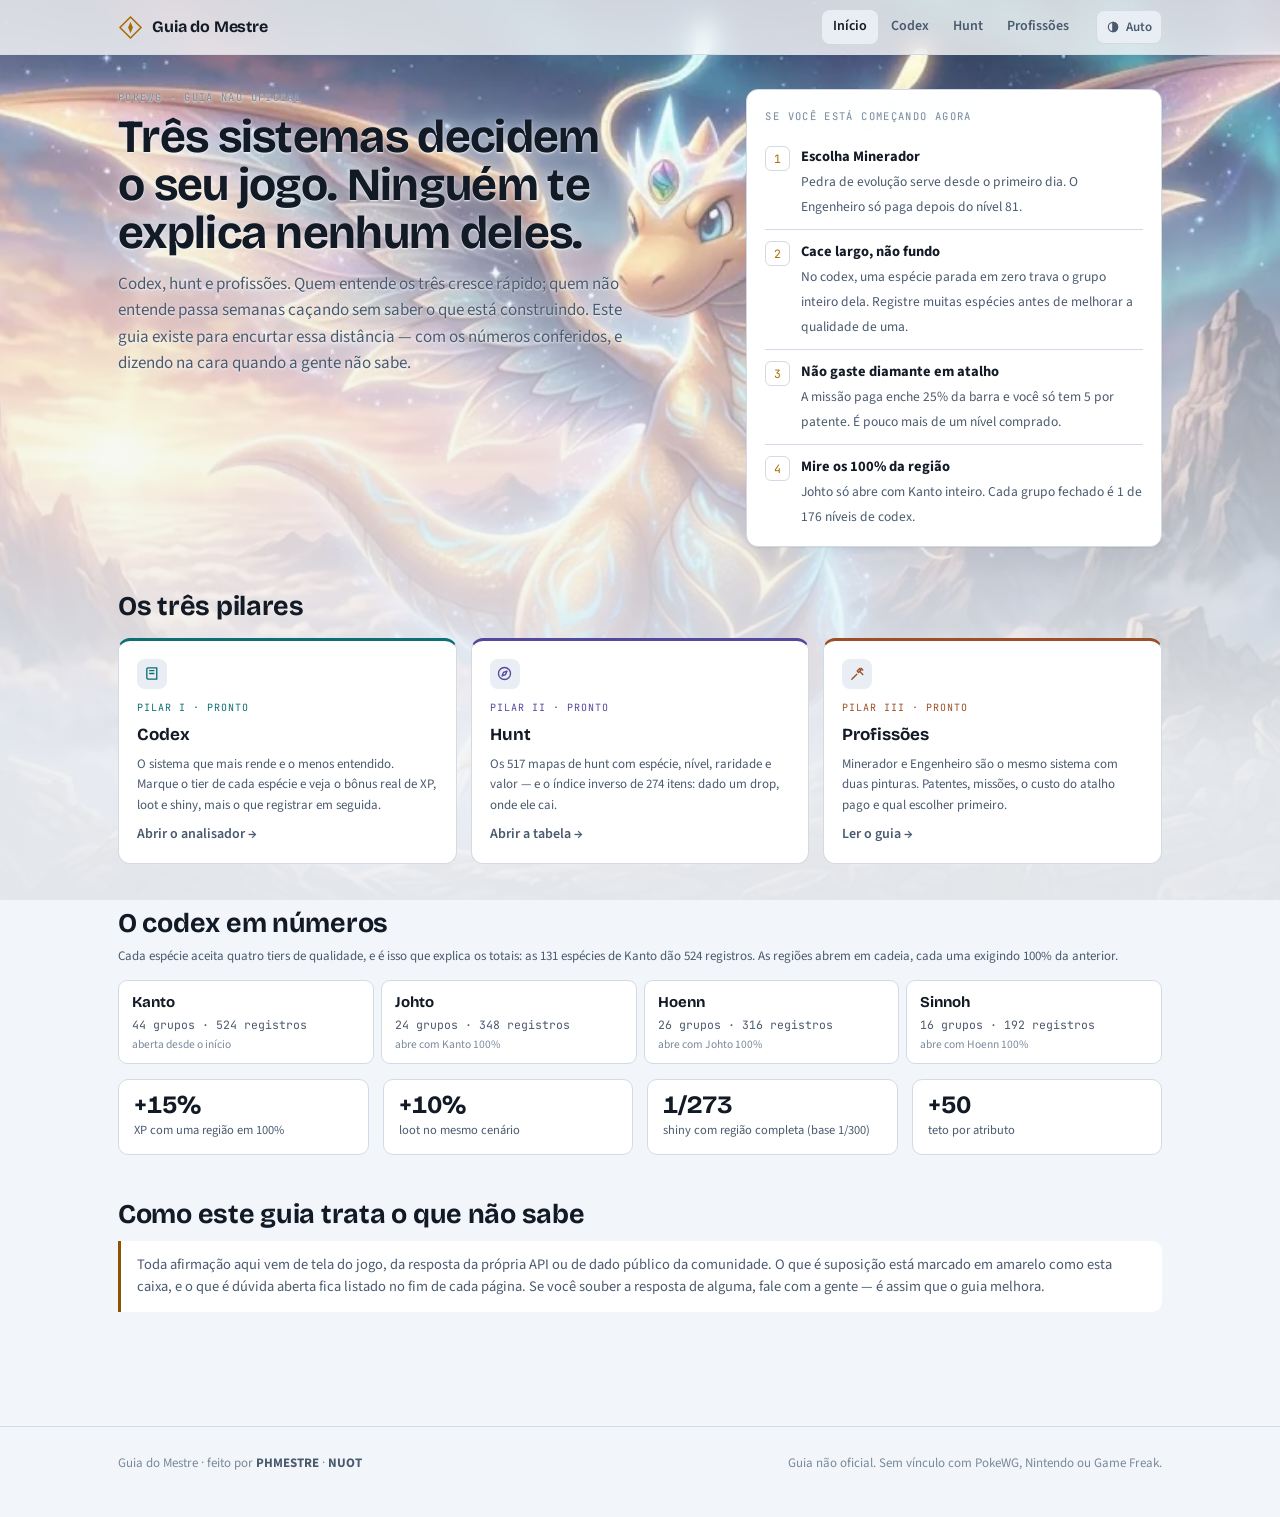
<file: index.html>
<!doctype html>
<html lang="pt-BR" data-tema="">
<head>
<meta charset="utf-8">
<meta name="viewport" content="width=device-width, initial-scale=1, viewport-fit=cover">
<title>Guia do Mestre · PokeWG</title>
<meta name="description" content="Os três pilares do PokeWG explicados: codex, hunt e profissões. Guia não oficial da comunidade.">
<link rel="stylesheet" href="https://fonts.googleapis.com/css2?family=Bricolage+Grotesque:opsz,wght@12..96,600;12..96,700&family=Source+Sans+3:wght@400;600&family=JetBrains+Mono:wght@400;500&display=swap">
<link rel="stylesheet" href="assets/style.css">
<script src="assets/tema.js"></script>
<script src="assets/icones.js"></script>
<style>
.abre{display:grid;gap:26px;grid-template-columns:minmax(0,1.45fr) minmax(0,1fr);align-items:start;margin-bottom:44px}
@media (max-width:760px){.abre{grid-template-columns:1fr;gap:20px}}
.abre h1{margin-top:8px}
.primeiro{background:var(--panel);border:1px solid var(--line);border-radius:var(--radius);padding:18px;box-shadow:var(--shadow)}
.passos{margin:0;padding:0;counter-reset:s}
.passos li{list-style:none;display:flex;gap:11px;padding:11px 0;border-bottom:1px solid var(--line)}
.passos li:last-child{border-bottom:0;padding-bottom:0}
.passos li::before{counter-increment:s;content:counter(s);font-family:"JetBrains Mono",monospace;font-size:11.5px;color:var(--gold);border:1px solid var(--line);border-radius:6px;width:23px;height:23px;display:grid;place-items:center;flex:none}
.passos strong{display:block;font-size:14.5px}
.passos span{font-size:13.5px;color:var(--ink-2)}
.ilhas{display:flex;gap:7px;flex-wrap:wrap;margin-top:13px}
.ilha{background:var(--panel);border:1px solid var(--line);border-radius:9px;padding:10px 13px;flex:1 1 140px;display:flex;flex-direction:column;gap:2px}
.ilha .n{font-family:"Bricolage Grotesque",sans-serif;font-weight:700;font-size:15px}
.ilha .d{font-family:"JetBrains Mono",monospace;font-size:11.5px;color:var(--ink-2)}
.ilha .r{font-size:11.5px;color:var(--ink-3)}
</style>
</head>
<body>

<header class="top"><div class="in">
  <a class="brand" href="index.html"><svg class="logo" aria-hidden="true"><use href="#gdm-logo"/></svg>Guia do Mestre</a>
  <nav class="nav">
    <a href="index.html" aria-current="page">Início</a>
    <a href="codex.html">Codex</a>
    <a href="hunt.html">Hunt</a>
    <a href="profissoes.html">Profissões</a>
  </nav>
  <button class="tema" id="tema" type="button">Tema</button>
</div></header>

<main class="wrap">

  <div class="abre">
    <div>
      <p class="eyebrow">PokeWG · guia não oficial</p>
      <h1>Três sistemas decidem o seu jogo. Ninguém te explica nenhum deles.</h1>
      <p class="lead" style="margin-top:14px">Codex, hunt e profissões. Quem entende os três cresce rápido; quem não entende passa semanas caçando sem saber o que está construindo. Este guia existe para encurtar essa distância — com os números conferidos, e dizendo na cara quando a gente não sabe.</p>
    </div>
    <div class="primeiro">
      <p class="eyebrow">Se você está começando agora</p>
      <ol class="passos" style="margin-top:11px">
        <li><div><strong>Escolha Minerador</strong><span>Pedra de evolução serve desde o primeiro dia. O Engenheiro só paga depois do nível 81.</span></div></li>
        <li><div><strong>Cace largo, não fundo</strong><span>No codex, uma espécie parada em zero trava o grupo inteiro dela. Registre muitas espécies antes de melhorar a qualidade de uma.</span></div></li>
        <li><div><strong>Não gaste diamante em atalho</strong><span>A missão paga enche 25% da barra e você só tem 5 por patente. É pouco mais de um nível comprado.</span></div></li>
        <li><div><strong>Mire os 100% da região</strong><span>Johto só abre com Kanto inteiro. Cada grupo fechado é 1 de 176 níveis de codex.</span></div></li>
      </ol>
    </div>
  </div>

  <section>
    <h2>Os três pilares</h2>
    <div class="grid g3" style="margin-top:15px">
      <a class="pilar" data-p="codex" href="codex.html">


        <span class="ico"><svg width="17" height="17" viewBox="0 0 24 24" fill="none" stroke="currentColor" stroke-width="1.9" stroke-linecap="round" stroke-linejoin="round"><path d="M4 5.5A1.5 1.5 0 0 1 5.5 4H18v16H5.5A1.5 1.5 0 0 1 4 18.5z"/><path d="M8 8h6M8 12h6"/></svg></span>
        <span class="tag">Pilar I · pronto</span>
        <h3>Codex</h3>
        <p class="small">O sistema que mais rende e o menos entendido. Marque o tier de cada espécie e veja o bônus real de XP, loot e shiny, mais o que registrar em seguida.</p>
        <span class="go">Abrir o analisador →</span>
      </a>
      <a class="pilar" data-p="hunt" href="hunt.html">
        <span class="ico"><svg width="17" height="17" viewBox="0 0 24 24" fill="none" stroke="currentColor" stroke-width="1.9" stroke-linecap="round" stroke-linejoin="round"><circle cx="12" cy="12" r="8.5"/><path d="M15.5 8.5l-2 5-5 2 2-5z"/></svg></span>
        <span class="tag">Pilar II · pronto</span>
        <h3>Hunt</h3>
        <p class="small">Os 517 mapas de hunt com espécie, nível, raridade e valor — e o índice inverso de 274 itens: dado um drop, onde ele cai.</p>
        <span class="go">Abrir a tabela →</span>
      </a>
      <a class="pilar" data-p="prof" href="profissoes.html">
        <span class="ico"><svg width="17" height="17" viewBox="0 0 24 24" fill="none" stroke="currentColor" stroke-width="1.9" stroke-linecap="round" stroke-linejoin="round"><path d="M4 20l7-7"/><path d="M13.5 10.5l-2-2 3.5-3.5 2 2z"/><path d="M15 9l4.5 4.5"/><path d="M17 4.5L19.5 7"/></svg></span>
        <span class="tag">Pilar III · pronto</span>
        <h3>Profissões</h3>
        <p class="small">Minerador e Engenheiro são o mesmo sistema com duas pinturas. Patentes, missões, o custo do atalho pago e qual escolher primeiro.</p>
        <span class="go">Ler o guia →</span>
      </a>
    </div>
  </section>

  <section>
    <h2>O codex em números</h2>
    <p class="small" style="margin-top:7px">Cada espécie aceita quatro tiers de qualidade, e é isso que explica os totais: as 131 espécies de Kanto dão 524 registros. As regiões abrem em cadeia, cada uma exigindo 100% da anterior.</p>
    <div class="ilhas">
      <div class="ilha"><span class="n">Kanto</span><span class="d">44 grupos · 524 registros</span><span class="r">aberta desde o início</span></div>
      <div class="ilha"><span class="n">Johto</span><span class="d">24 grupos · 348 registros</span><span class="r">abre com Kanto 100%</span></div>
      <div class="ilha"><span class="n">Hoenn</span><span class="d">26 grupos · 316 registros</span><span class="r">abre com Johto 100%</span></div>
      <div class="ilha"><span class="n">Sinnoh</span><span class="d">16 grupos · 192 registros</span><span class="r">abre com Hoenn 100%</span></div>
    </div>
    <div class="grid g4" style="margin-top:15px">
      <div class="stat"><span class="v">+15%</span><span class="k">XP com uma região em 100%</span></div>
      <div class="stat"><span class="v">+10%</span><span class="k">loot no mesmo cenário</span></div>
      <div class="stat"><span class="v">1/273</span><span class="k">shiny com região completa (base 1/300)</span></div>
      <div class="stat"><span class="v">+50</span><span class="k">teto por atributo</span></div>
    </div>
  </section>

  <section>
    <h2>Como este guia trata o que não sabe</h2>
    <div class="nota duvida" style="margin-top:11px">Toda afirmação aqui vem de tela do jogo, da resposta da própria API ou de dado público da comunidade. O que é suposição está marcado em amarelo como esta caixa, e o que é dúvida aberta fica listado no fim de cada página. Se você souber a resposta de alguma, fale com a gente — é assim que o guia melhora.</div>
  </section>

</main>

<footer><div class="in">
  <span>Guia do Mestre · feito por <strong>PHMESTRE</strong> · <strong>NUOT</strong></span>
  <span>Guia não oficial. Sem vínculo com PokeWG, Nintendo ou Game Freak.</span>
</div></footer>

<script>
</script>
</body>
</html>
</file>
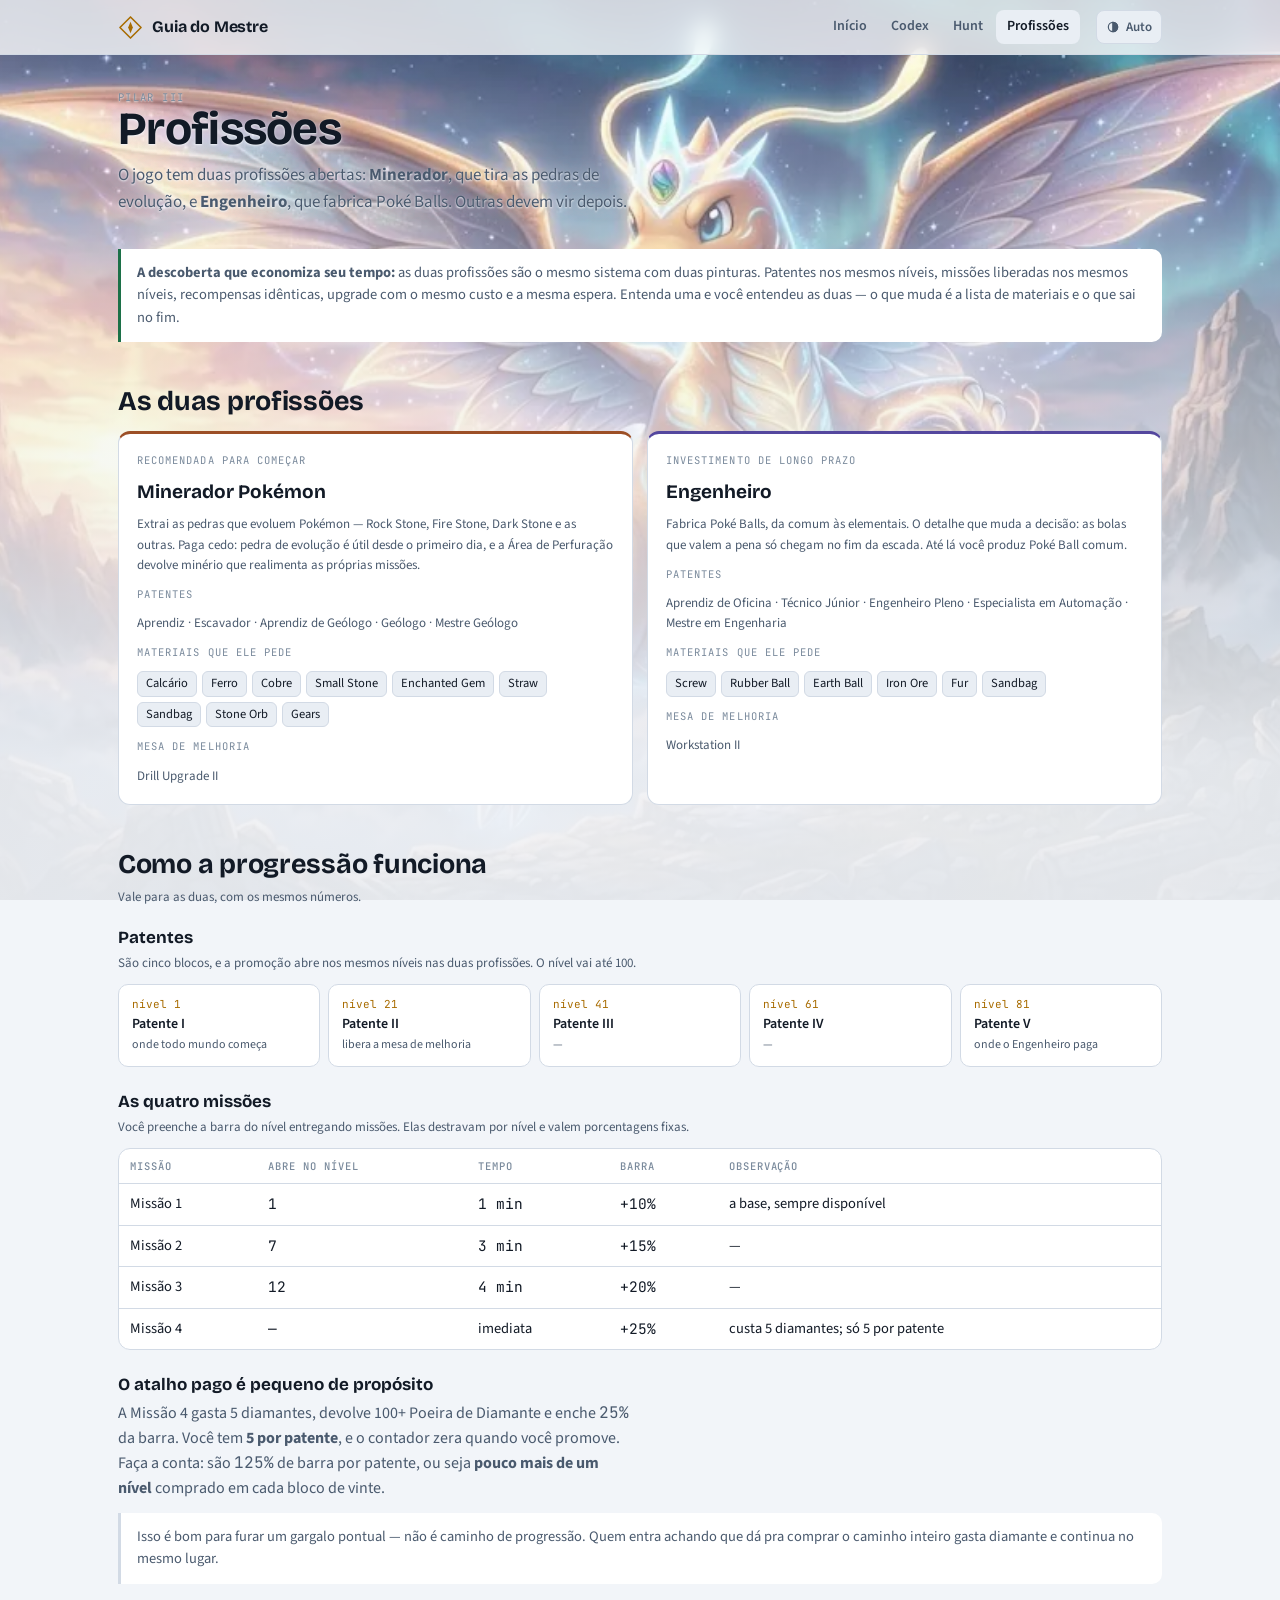
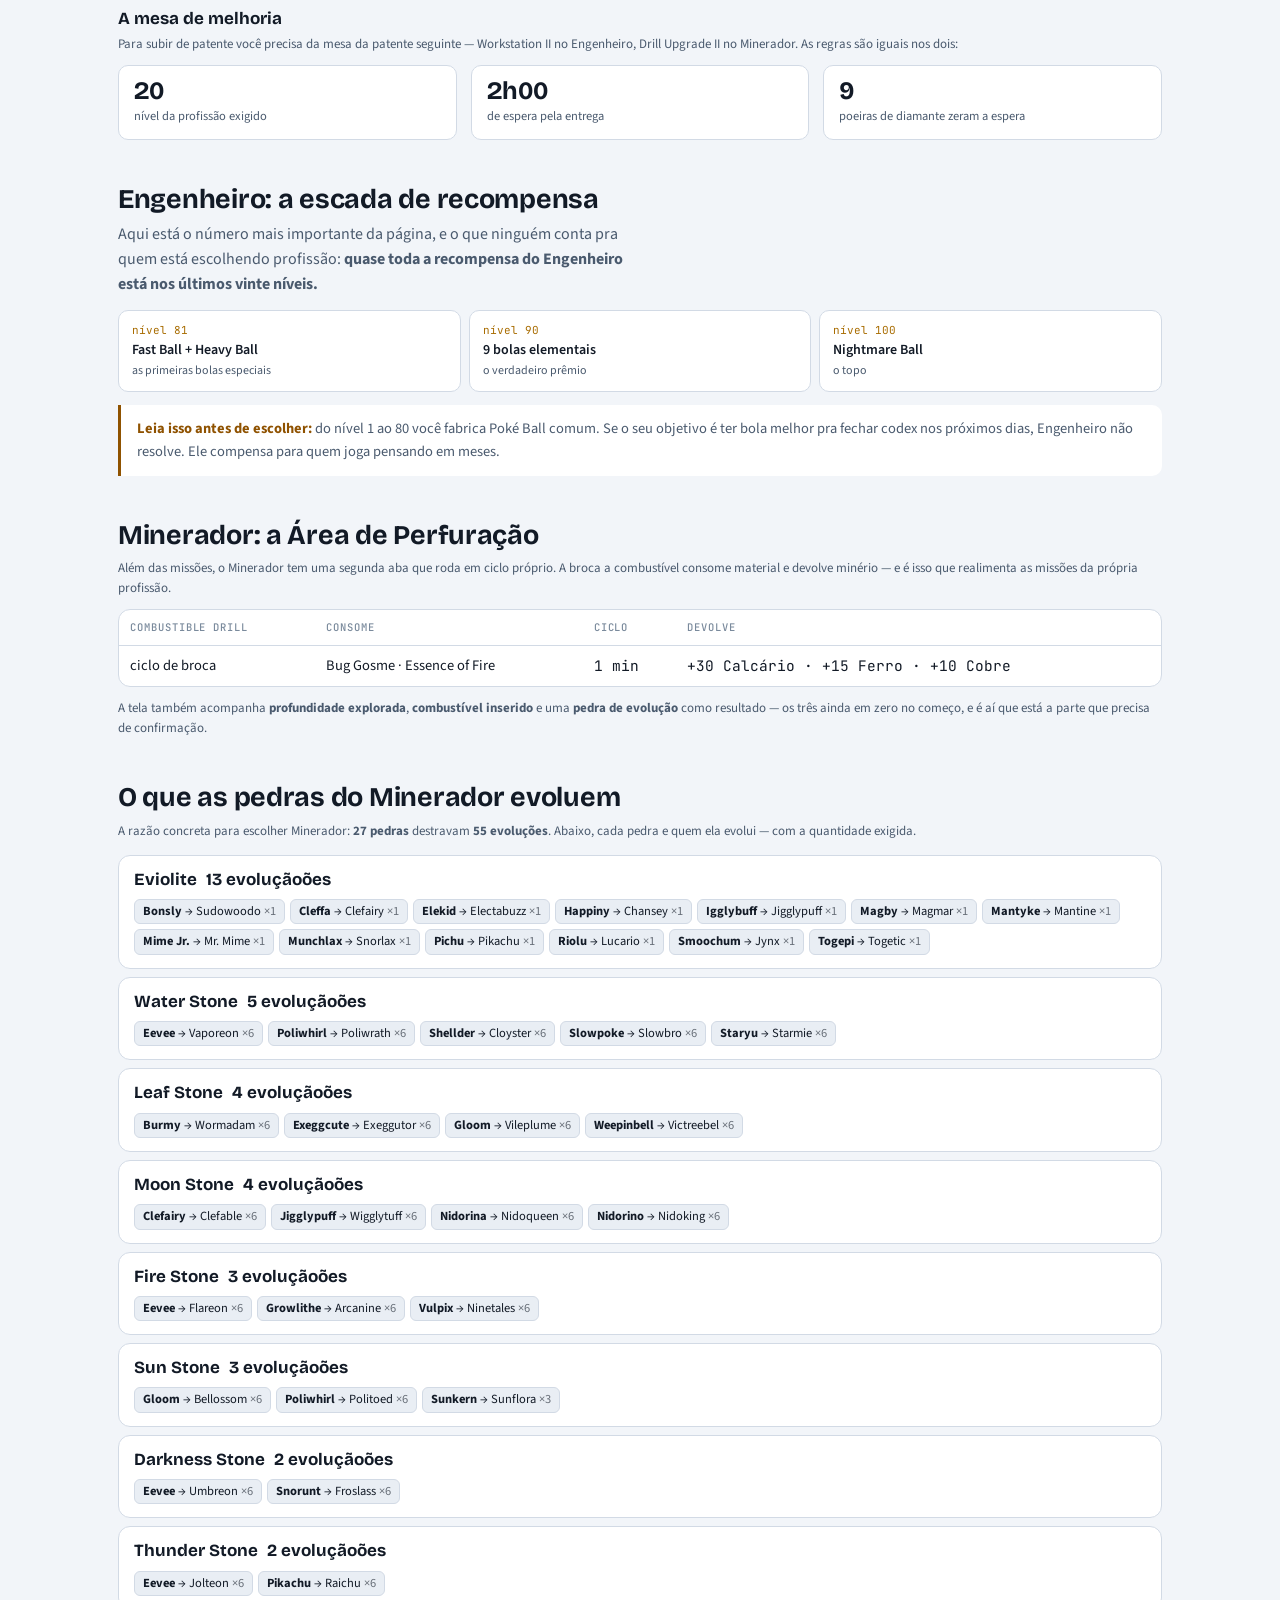
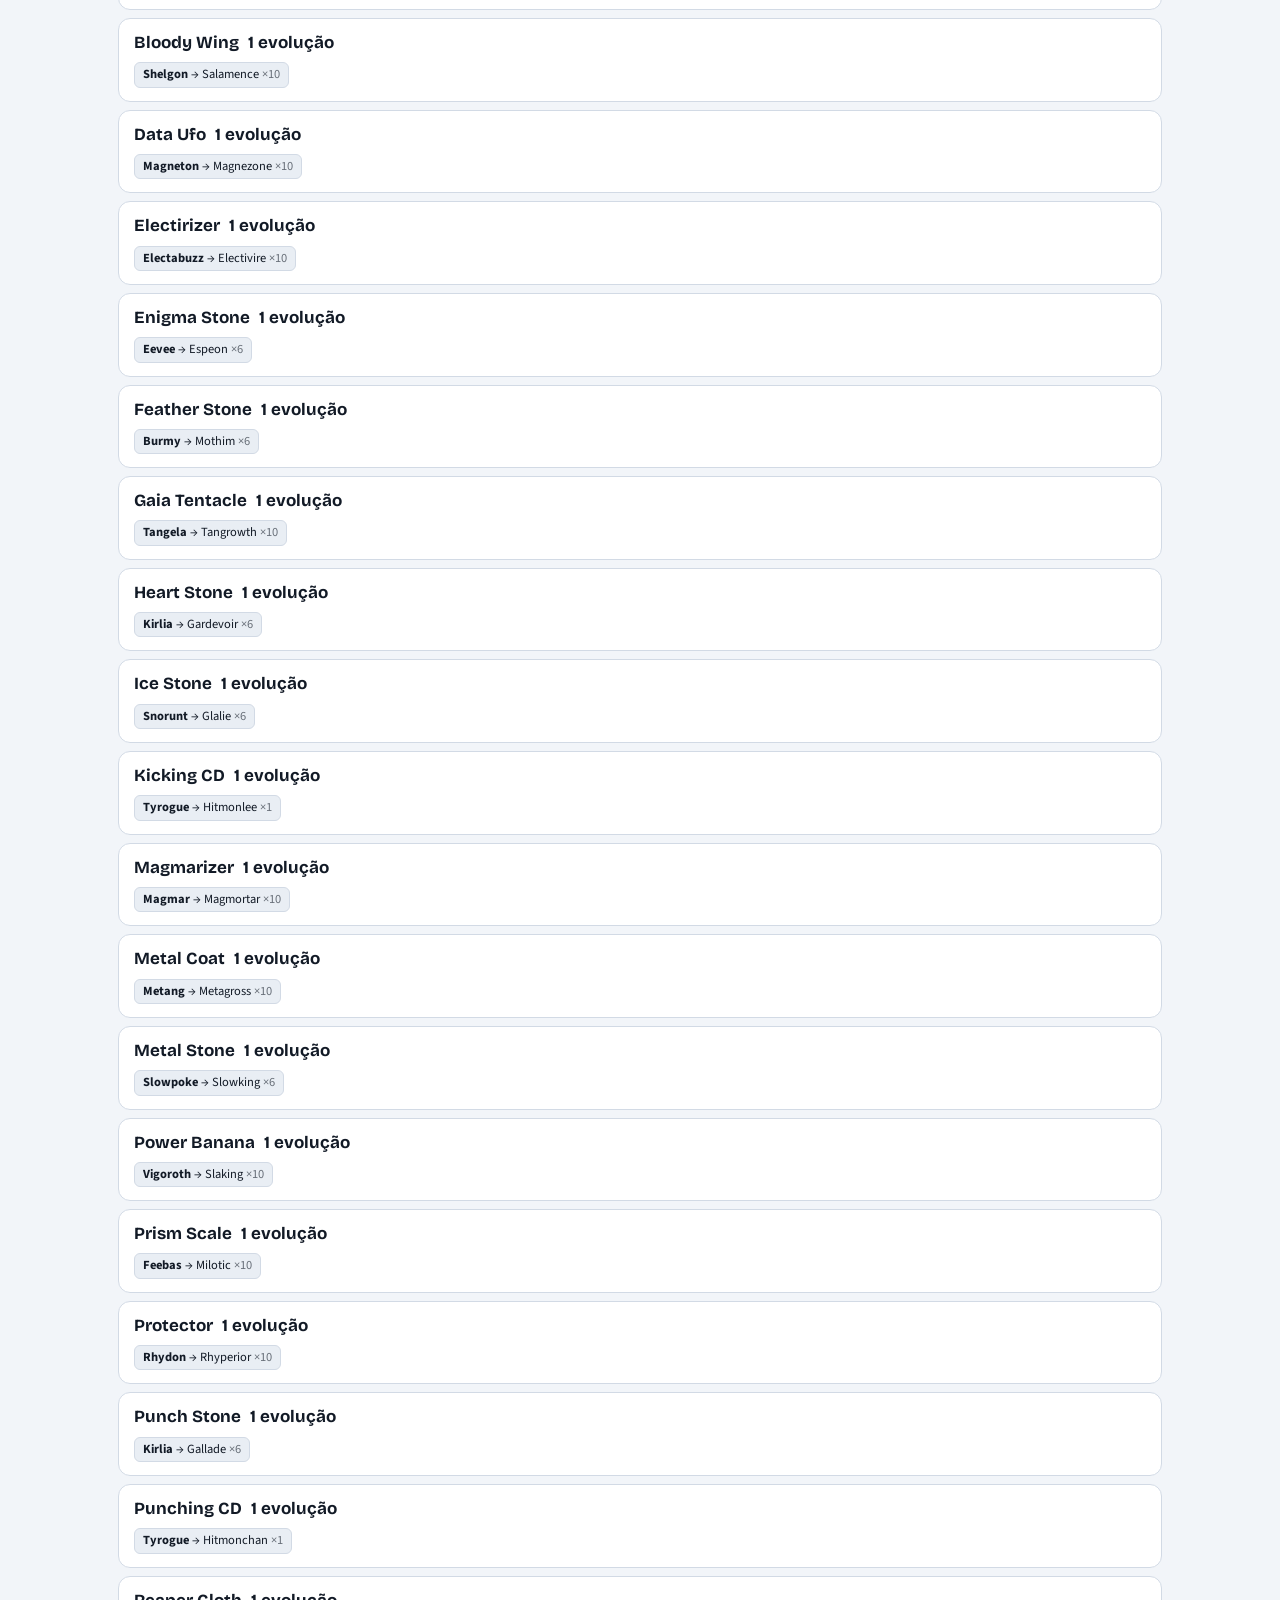
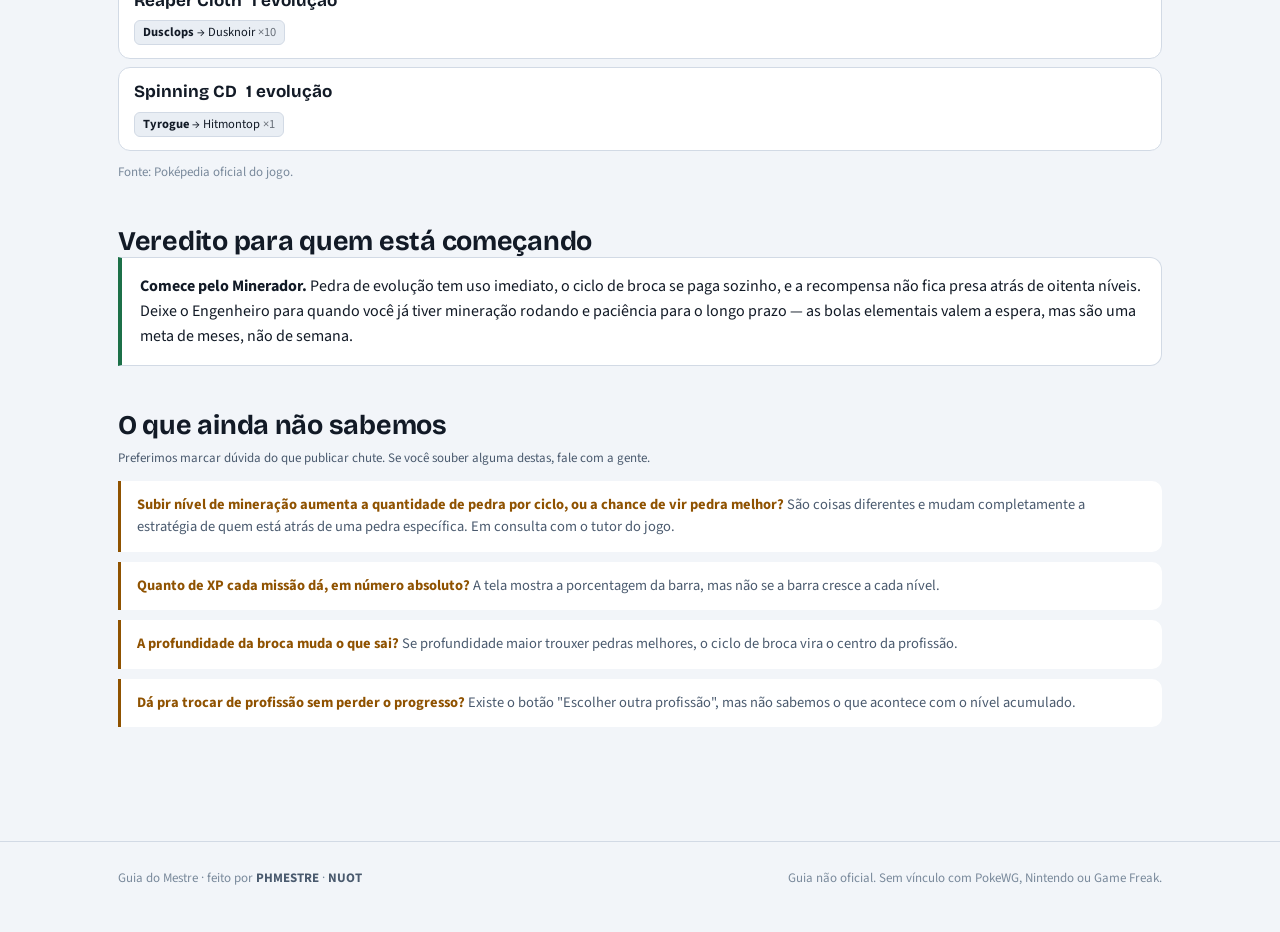
<file: profissoes.html>
<!doctype html>
<html lang="pt-BR" data-tema="">
<head>
<meta charset="utf-8">
<meta name="viewport" content="width=device-width, initial-scale=1, viewport-fit=cover">
<title>Profissões · Guia do Mestre</title>
<meta name="description" content="Engenheiro e Minerador do PokeWG: patentes, missões, custos e qual escolher primeiro.">
<link rel="stylesheet" href="https://fonts.googleapis.com/css2?family=Bricolage+Grotesque:opsz,wght@12..96,600;12..96,700&family=Source+Sans+3:wght@400;600&family=JetBrains+Mono:wght@400;500&display=swap">
<link rel="stylesheet" href="assets/style.css">
<script src="assets/tema.js"></script>
<script src="assets/icones.js"></script>
<style>
.dois{display:grid;gap:14px;grid-template-columns:repeat(auto-fit,minmax(290px,1fr))}
.prof-card{background:var(--panel);border:1px solid var(--line);border-top:3px solid var(--prof);border-radius:var(--radius);padding:18px;display:flex;flex-direction:column;gap:11px}
.prof-card.eng{border-top-color:var(--hunt)}
.prof-card h3{font-size:19px}
.prof-card .papel{font-family:"JetBrains Mono",monospace;font-size:10.5px;letter-spacing:.1em;text-transform:uppercase;color:var(--ink-3)}
.mats{display:flex;flex-wrap:wrap;gap:5px}
.mat{font-size:12.5px;background:var(--panel-2);border:1px solid var(--line);border-radius:6px;padding:2px 8px}
.esteira{display:flex;flex-wrap:wrap;gap:8px;align-items:stretch}
.deg{flex:1 1 130px;background:var(--panel);border:1px solid var(--line);border-radius:10px;padding:11px 13px;display:flex;flex-direction:column;gap:3px}
.deg .nv{font-family:"JetBrains Mono",monospace;font-size:11px;color:var(--gold)}
.deg .t{font-weight:600;font-size:14px;line-height:1.2}
.deg .s{font-size:12px;color:var(--ink-2)}
.veredito{background:var(--panel);border:1px solid var(--line);border-left:4px solid var(--ok);border-radius:0 var(--radius) var(--radius) 0;padding:16px 18px}
</style>
</head>
<body>

<header class="top"><div class="in">
  <a class="brand" href="index.html"><svg class="logo" aria-hidden="true"><use href="#gdm-logo"/></svg>Guia do Mestre</a>
  <nav class="nav">
    <a href="index.html">Início</a>
    <a href="codex.html">Codex</a>
    <a href="hunt.html">Hunt</a>
    <a href="profissoes.html" aria-current="page">Profissões</a>
  </nav>
  <button class="tema" id="tema" type="button">Tema</button>
</div></header>

<main class="wrap">

  <p class="eyebrow">Pilar III</p>
  <h1>Profissões</h1>
  <p class="lead" style="margin-top:9px">O jogo tem duas profissões abertas: <strong>Minerador</strong>, que tira as pedras de evolução, e <strong>Engenheiro</strong>, que fabrica Poké Balls. Outras devem vir depois.</p>

  <section style="margin-top:34px">
    <div class="nota certo"><strong>A descoberta que economiza seu tempo:</strong> as duas profissões são o mesmo sistema com duas pinturas. Patentes nos mesmos níveis, missões liberadas nos mesmos níveis, recompensas idênticas, upgrade com o mesmo custo e a mesma espera. Entenda uma e você entendeu as duas — o que muda é a lista de materiais e o que sai no fim.</div>
  </section>

  <section>
    <h2>As duas profissões</h2>
    <div class="dois" style="margin-top:14px">
      <div class="prof-card">
        <span class="papel">Recomendada para começar</span>
        <h3>Minerador Pokémon</h3>
        <p class="small">Extrai as pedras que evoluem Pokémon — Rock Stone, Fire Stone, Dark Stone e as outras. Paga cedo: pedra de evolução é útil desde o primeiro dia, e a Área de Perfuração devolve minério que realimenta as próprias missões.</p>
        <span class="papel">Patentes</span>
        <p class="small">Aprendiz · Escavador · Aprendiz de Geólogo · Geólogo · Mestre Geólogo</p>
        <span class="papel">Materiais que ele pede</span>
        <div class="mats"><span class="mat">Calcário</span><span class="mat">Ferro</span><span class="mat">Cobre</span><span class="mat">Small Stone</span><span class="mat">Enchanted Gem</span><span class="mat">Straw</span><span class="mat">Sandbag</span><span class="mat">Stone Orb</span><span class="mat">Gears</span></div>
        <span class="papel">Mesa de melhoria</span>
        <p class="small">Drill Upgrade II</p>
      </div>
      <div class="prof-card eng">
        <span class="papel">Investimento de longo prazo</span>
        <h3>Engenheiro</h3>
        <p class="small">Fabrica Poké Balls, da comum às elementais. O detalhe que muda a decisão: as bolas que valem a pena só chegam no fim da escada. Até lá você produz Poké Ball comum.</p>
        <span class="papel">Patentes</span>
        <p class="small">Aprendiz de Oficina · Técnico Júnior · Engenheiro Pleno · Especialista em Automação · Mestre em Engenharia</p>
        <span class="papel">Materiais que ele pede</span>
        <div class="mats"><span class="mat">Screw</span><span class="mat">Rubber Ball</span><span class="mat">Earth Ball</span><span class="mat">Iron Ore</span><span class="mat">Fur</span><span class="mat">Sandbag</span></div>
        <span class="papel">Mesa de melhoria</span>
        <p class="small">Workstation II</p>
      </div>
    </div>
  </section>

  <section>
    <h2>Como a progressão funciona</h2>
    <p class="small" style="margin-top:7px">Vale para as duas, com os mesmos números.</p>

    <h3 style="margin-top:20px">Patentes</h3>
    <p class="small" style="margin-top:5px">São cinco blocos, e a promoção abre nos mesmos níveis nas duas profissões. O nível vai até 100.</p>
    <div class="esteira" style="margin-top:11px">
      <div class="deg"><span class="nv">nível 1</span><span class="t">Patente I</span><span class="s">onde todo mundo começa</span></div>
      <div class="deg"><span class="nv">nível 21</span><span class="t">Patente II</span><span class="s">libera a mesa de melhoria</span></div>
      <div class="deg"><span class="nv">nível 41</span><span class="t">Patente III</span><span class="s">—</span></div>
      <div class="deg"><span class="nv">nível 61</span><span class="t">Patente IV</span><span class="s">—</span></div>
      <div class="deg"><span class="nv">nível 81</span><span class="t">Patente V</span><span class="s">onde o Engenheiro paga</span></div>
    </div>

    <h3 style="margin-top:24px">As quatro missões</h3>
    <p class="small" style="margin-top:5px">Você preenche a barra do nível entregando missões. Elas destravam por nível e valem porcentagens fixas.</p>
    <div class="scroller card" style="margin-top:11px;padding:0">
      <table class="tbl">
        <thead><tr><th>Missão</th><th>Abre no nível</th><th>Tempo</th><th>Barra</th><th>Observação</th></tr></thead>
        <tbody>
          <tr><td>Missão 1</td><td class="n">1</td><td class="n">1 min</td><td class="n">+10%</td><td>a base, sempre disponível</td></tr>
          <tr><td>Missão 2</td><td class="n">7</td><td class="n">3 min</td><td class="n">+15%</td><td>—</td></tr>
          <tr><td>Missão 3</td><td class="n">12</td><td class="n">4 min</td><td class="n">+20%</td><td>—</td></tr>
          <tr><td>Missão 4</td><td class="n">—</td><td>imediata</td><td class="n">+25%</td><td>custa 5 diamantes; só 5 por patente</td></tr>
        </tbody>
      </table>
    </div>

    <h3 style="margin-top:24px">O atalho pago é pequeno de propósito</h3>
    <p class="lead" style="margin-top:6px;font-size:16px">A Missão 4 gasta 5 diamantes, devolve 100+ Poeira de Diamante e enche <span class="num">25%</span> da barra. Você tem <strong>5 por patente</strong>, e o contador zera quando você promove. Faça a conta: são <span class="num">125%</span> de barra por patente, ou seja <strong>pouco mais de um nível</strong> comprado em cada bloco de vinte.</p>
    <div class="nota" style="margin-top:12px">Isso é bom para furar um gargalo pontual — não é caminho de progressão. Quem entra achando que dá pra comprar o caminho inteiro gasta diamante e continua no mesmo lugar.</div>

    <h3 style="margin-top:24px">A mesa de melhoria</h3>
    <p class="small" style="margin-top:5px">Para subir de patente você precisa da mesa da patente seguinte — Workstation II no Engenheiro, Drill Upgrade II no Minerador. As regras são iguais nos dois:</p>
    <div class="grid g3" style="margin-top:11px">
      <div class="stat"><span class="v">20</span><span class="k">nível da profissão exigido</span></div>
      <div class="stat"><span class="v">2h00</span><span class="k">de espera pela entrega</span></div>
      <div class="stat"><span class="v">9</span><span class="k">poeiras de diamante zeram a espera</span></div>
    </div>
  </section>

  <section>
    <h2>Engenheiro: a escada de recompensa</h2>
    <p class="lead" style="margin-top:7px;font-size:16px">Aqui está o número mais importante da página, e o que ninguém conta pra quem está escolhendo profissão: <strong>quase toda a recompensa do Engenheiro está nos últimos vinte níveis.</strong></p>
    <div class="esteira" style="margin-top:13px">
      <div class="deg"><span class="nv">nível 81</span><span class="t">Fast Ball + Heavy Ball</span><span class="s">as primeiras bolas especiais</span></div>
      <div class="deg"><span class="nv">nível 90</span><span class="t">9 bolas elementais</span><span class="s">o verdadeiro prêmio</span></div>
      <div class="deg"><span class="nv">nível 100</span><span class="t">Nightmare Ball</span><span class="s">o topo</span></div>
    </div>
    <div class="nota duvida" style="margin-top:13px"><strong>Leia isso antes de escolher:</strong> do nível 1 ao 80 você fabrica Poké Ball comum. Se o seu objetivo é ter bola melhor pra fechar codex nos próximos dias, Engenheiro não resolve. Ele compensa para quem joga pensando em meses.</div>
  </section>

  <section>
    <h2>Minerador: a Área de Perfuração</h2>
    <p class="small" style="margin-top:7px">Além das missões, o Minerador tem uma segunda aba que roda em ciclo próprio. A broca a combustível consome material e devolve minério — e é isso que realimenta as missões da própria profissão.</p>
    <div class="scroller card" style="margin-top:11px;padding:0">
      <table class="tbl">
        <thead><tr><th>Combustible Drill</th><th>Consome</th><th>Ciclo</th><th>Devolve</th></tr></thead>
        <tbody>
          <tr><td>ciclo de broca</td><td>Bug Gosme · Essence of Fire</td><td class="n">1 min</td><td class="n">+30 Calcário · +15 Ferro · +10 Cobre</td></tr>
        </tbody>
      </table>
    </div>
    <p class="small" style="margin-top:11px">A tela também acompanha <strong>profundidade explorada</strong>, <strong>combustível inserido</strong> e uma <strong>pedra de evolução</strong> como resultado — os três ainda em zero no começo, e é aí que está a parte que precisa de confirmação.</p>
  </section>

  <section>
    <h2>O que as pedras do Minerador evoluem</h2>
    <p class="small" style="margin-top:7px">A razão concreta para escolher Minerador: <strong>27 pedras</strong> destravam <strong>55 evoluções</strong>. Abaixo, cada pedra e quem ela evolui — com a quantidade exigida.</p>
    <div id="pedras" style="margin-top:14px"></div>
    <p class="small" style="margin-top:11px;color:var(--ink-3)">Fonte: Poképedia oficial do jogo.</p>
  </section>

  <section>
    <h2>Veredito para quem está começando</h2>
    <div class="veredito">
      <p><strong>Comece pelo Minerador.</strong> Pedra de evolução tem uso imediato, o ciclo de broca se paga sozinho, e a recompensa não fica presa atrás de oitenta níveis. Deixe o Engenheiro para quando você já tiver mineração rodando e paciência para o longo prazo — as bolas elementais valem a espera, mas são uma meta de meses, não de semana.</p>
    </div>
  </section>

  <section>
    <h2>O que ainda não sabemos</h2>
    <p class="small" style="margin-top:7px">Preferimos marcar dúvida do que publicar chute. Se você souber alguma destas, fale com a gente.</p>
    <div class="stack gap-s" style="margin-top:13px">
      <div class="nota duvida"><strong>Subir nível de mineração aumenta a quantidade de pedra por ciclo, ou a chance de vir pedra melhor?</strong> São coisas diferentes e mudam completamente a estratégia de quem está atrás de uma pedra específica. Em consulta com o tutor do jogo.</div>
      <div class="nota duvida"><strong>Quanto de XP cada missão dá, em número absoluto?</strong> A tela mostra a porcentagem da barra, mas não se a barra cresce a cada nível.</div>
      <div class="nota duvida"><strong>A profundidade da broca muda o que sai?</strong> Se profundidade maior trouxer pedras melhores, o ciclo de broca vira o centro da profissão.</div>
      <div class="nota duvida"><strong>Dá pra trocar de profissão sem perder o progresso?</strong> Existe o botão "Escolher outra profissão", mas não sabemos o que acontece com o nível acumulado.</div>
    </div>
  </section>

</main>

<footer><div class="in">
  <span>Guia do Mestre · feito por <strong>PHMESTRE</strong> · <strong>NUOT</strong></span>
  <span>Guia não oficial. Sem vínculo com PokeWG, Nintendo ou Game Freak.</span>
</div></footer>

<script>
fetch("data/pedras.json").then(r=>r.json()).then(j=>{
  document.getElementById("pedras").innerHTML=j.pedras.map(p=>`
    <div class="card" style="margin-bottom:8px;padding:13px 15px">
      <h3 style="display:flex;align-items:center;gap:9px;flex-wrap:wrap">${p.pedra}
        <span class="papel">${p.qtd} evolução${p.qtd>1?"ões":""}</span></h3>
      <div class="mats" style="margin-top:9px">${p.evolucoes.map(e=>
        `<span class="mat"><strong>${e.de}</strong> → ${e.vira} <span style="opacity:.6">×${e.qtd}</span></span>`).join("")}</div>
    </div>`).join("");
}).catch(()=>{document.getElementById("pedras").innerHTML='<div class="nota">Não consegui carregar <span class="num">data/pedras.json</span>.</div>';});
</script>
</body>
</html>
</file>
<file: assets/style.css>
/* Guia do Mestre — folha única, compartilhada por todas as páginas.
   Tokens no :root (claro) e redefinidos no escuro. Nunca defina cor
   só dentro de um @media: a página quebra no tema oposto. */

:root{
  --ground:#f2f5f9; --panel:#ffffff; --panel-2:#e9eef4; --line:#d2dae5;
  --ink:#121a26; --ink-2:#4a5a6e; --ink-3:#7a8a9c;
  --gold:#a86c00; --gold-soft:#fdf0d6;
  --codex:#0c6f74; --codex-soft:#d9f0f0;
  --prof:#9c4f26; --prof-soft:#fae5da;
  --hunt:#54479e; --hunt-soft:#e8e4f8;
  --ok:#1c7048; --warn:#8f5200; --stop:#9c2a2a;
  --t1:#2f9e63; --t2:#2f6fd0; --t3:#8b4fd6; --t4:#c9820f;
  --shadow:0 1px 2px rgba(18,26,38,.07), 0 10px 28px rgba(18,26,38,.06);
  --radius:12px;
  color-scheme:light dark;
}
@media (prefers-color-scheme:dark){
  :root:not([data-tema="claro"]){
    --ground:#0b1220; --panel:#121b2c; --panel-2:#18243a; --line:#26344c;
    --ink:#e7eef9; --ink-2:#9db0c8; --ink-3:#6c7f97;
    --gold:#f0b833; --gold-soft:#2b2210;
    --codex:#43d2cb; --codex-soft:#0c2b2c;
    --prof:#e59065; --prof-soft:#2e1810;
    --hunt:#ab9cf2; --hunt-soft:#1d1838;
    --ok:#5cd29a; --warn:#eda851; --stop:#ef8585;
    --t1:#4fd18c; --t2:#5aa2f5; --t3:#b686f5; --t4:#f5bc55;
    --shadow:0 1px 2px rgba(0,0,0,.45), 0 12px 32px rgba(0,0,0,.35);
  }
}
:root[data-tema="escuro"]{
  --ground:#0b1220; --panel:#121b2c; --panel-2:#18243a; --line:#26344c;
  --ink:#e7eef9; --ink-2:#9db0c8; --ink-3:#6c7f97;
  --gold:#f0b833; --gold-soft:#2b2210;
  --codex:#43d2cb; --codex-soft:#0c2b2c;
  --prof:#e59065; --prof-soft:#2e1810;
  --hunt:#ab9cf2; --hunt-soft:#1d1838;
  --ok:#5cd29a; --warn:#eda851; --stop:#ef8585;
  --t1:#4fd18c; --t2:#5aa2f5; --t3:#b686f5; --t4:#f5bc55;
  --shadow:0 1px 2px rgba(0,0,0,.45), 0 12px 32px rgba(0,0,0,.35);
}

*{box-sizing:border-box}
html,body{margin:0}
body{
  background:var(--ground); color:var(--ink);
  font-family:"Source Sans 3",system-ui,-apple-system,"Segoe UI",sans-serif;
  font-size:16px; line-height:1.55;
  -webkit-text-size-adjust:100%;
}
img{max-width:100%}
[hidden]{display:none!important}

h1,h2,h3,.disp{font-family:"Bricolage Grotesque","Source Sans 3",system-ui,sans-serif;text-wrap:balance;margin:0}
h1{font-size:clamp(30px,5.2vw,46px);line-height:1.04;letter-spacing:-.015em}
h2{font-size:clamp(21px,3vw,27px);line-height:1.15;letter-spacing:-.01em}
h3{font-size:17px;line-height:1.25}
p{margin:0}
a{color:inherit}
.num{font-family:"JetBrains Mono",ui-monospace,monospace;font-variant-numeric:tabular-nums}
.eyebrow{font-family:"JetBrains Mono",monospace;text-transform:uppercase;letter-spacing:.13em;font-size:10.5px;color:var(--ink-3)}
.lead{color:var(--ink-2);font-size:17px;max-width:64ch}
small,.small{font-size:13px;color:var(--ink-2)}

.wrap{max-width:1080px;margin:0 auto;padding-inline:18px}
.stack{display:flex;flex-direction:column}
.gap-s{gap:10px}.gap-m{gap:18px}.gap-l{gap:30px}

/* topo */
.top{position:sticky;top:0;z-index:40;background:var(--panel);border-bottom:1px solid var(--line)}
.top .in{max-width:1080px;margin:0 auto;padding:10px 18px;display:flex;align-items:center;gap:16px;flex-wrap:wrap}
.brand{display:flex;align-items:center;gap:9px;text-decoration:none;font-family:"Bricolage Grotesque",sans-serif;font-weight:700;font-size:16px;letter-spacing:-.01em}
.brand .sigil{width:24px;height:24px;border-radius:7px;background:var(--gold);flex:none;position:relative}
.brand .sigil::after{content:"";position:absolute;inset:7px;border-radius:2px;background:var(--panel)}
.nav{display:flex;gap:2px;margin-left:auto;flex-wrap:wrap}
.nav a{font-size:14px;font-weight:600;text-decoration:none;color:var(--ink-2);padding:6px 11px;border-radius:8px}
.nav a:hover{background:var(--panel-2);color:var(--ink)}
.nav a[aria-current="page"]{background:var(--panel-2);color:var(--ink)}
.tema{border:1px solid var(--line);background:var(--panel-2);color:var(--ink-2);border-radius:8px;padding:6px 9px;cursor:pointer;font:inherit;font-size:13px}

main{padding-block:34px 70px}
section{margin-bottom:44px}

/* cartões */
.card{background:var(--panel);border:1px solid var(--line);border-radius:var(--radius);padding:18px}
.grid{display:grid;gap:14px}
.g2{grid-template-columns:repeat(auto-fit,minmax(260px,1fr))}
.g3{grid-template-columns:repeat(auto-fit,minmax(230px,1fr))}
.g4{grid-template-columns:repeat(auto-fit,minmax(168px,1fr))}

/* pilares — cada um tem seu matiz, isso é informação, não enfeite */
.pilar{display:flex;flex-direction:column;gap:9px;text-decoration:none;border:1px solid var(--line);border-top:3px solid var(--line);border-radius:var(--radius);background:var(--panel);padding:18px;transition:transform .16s,border-color .16s}
.pilar:hover{transform:translateY(-2px)}
.pilar[data-p="codex"]{border-top-color:var(--codex)}
.pilar[data-p="hunt"]{border-top-color:var(--hunt)}
.pilar[data-p="prof"]{border-top-color:var(--prof)}
.pilar .tag{font-family:"JetBrains Mono",monospace;font-size:10px;letter-spacing:.1em;text-transform:uppercase}
.pilar[data-p="codex"] .tag{color:var(--codex)}
.pilar[data-p="hunt"] .tag{color:var(--hunt)}
.pilar[data-p="prof"] .tag{color:var(--prof)}
.pilar .go{margin-top:auto;font-weight:600;font-size:14px;color:var(--ink-2)}

/* números */
.stat{display:flex;flex-direction:column;gap:3px;background:var(--panel);border:1px solid var(--line);border-radius:10px;padding:13px 15px}
.stat .v{font-family:"Bricolage Grotesque",sans-serif;font-weight:700;font-size:25px;line-height:1;font-variant-numeric:tabular-nums}
.stat .k{font-size:12.5px;color:var(--ink-2)}
.track{height:7px;border-radius:99px;background:var(--panel-2);border:1px solid var(--line);overflow:hidden}
.track>i{display:block;height:100%;background:var(--codex);transition:width .3s}

/* tabela */
.tbl{width:100%;border-collapse:collapse;font-size:14.5px}
.tbl th,.tbl td{text-align:left;padding:9px 11px;border-bottom:1px solid var(--line)}
.tbl th{font-family:"JetBrains Mono",monospace;font-size:10.5px;text-transform:uppercase;letter-spacing:.09em;color:var(--ink-3);font-weight:500}
.tbl td.n{font-family:"JetBrains Mono",monospace;font-variant-numeric:tabular-nums}
.tbl tr:last-child td{border-bottom:0}
.scroller{overflow-x:auto}

/* avisos */
.nota{border-left:3px solid var(--line);background:var(--panel);border-radius:0 10px 10px 0;padding:13px 16px;font-size:14.5px;color:var(--ink-2)}
.nota.duvida{border-left-color:var(--warn)}
.nota.duvida strong{color:var(--warn)}
.nota.certo{border-left-color:var(--ok)}

/* controles */
.pill{display:inline-flex;align-items:center;gap:6px;font-family:"JetBrains Mono",monospace;font-size:10.5px;letter-spacing:.07em;text-transform:uppercase;padding:3px 9px;border-radius:99px;background:var(--panel-2);color:var(--ink-3)}
button,input,select{font:inherit}
.btn{border:1px solid var(--line);background:var(--panel-2);color:var(--ink);border-radius:9px;padding:8px 14px;cursor:pointer;font-size:14px;font-weight:600}
.btn:hover{border-color:var(--ink-3)}
.btn.prim{background:var(--gold);border-color:var(--gold);color:#1a1205}
:focus-visible{outline:2px solid var(--gold);outline-offset:2px}

footer{border-top:1px solid var(--line);padding:26px 0 44px;color:var(--ink-3);font-size:13px}
footer .in{max-width:1080px;margin:0 auto;padding-inline:18px;display:flex;gap:16px;flex-wrap:wrap;justify-content:space-between}
footer strong{color:var(--ink-2)}

@media (prefers-reduced-motion:reduce){*{transition:none!important;animation:none!important}}

/* ---------------------------------------------------------------
   Cores de tipo — convenção da comunidade Pokémon, usada como
   informação (identificar o tipo de relance), não como enfeite.
   --------------------------------------------------------------- */
.tp{
  --tp:var(--ink-3);
  display:inline-flex;align-items:center;gap:5px;
  font-family:"JetBrains Mono",monospace;font-size:10px;font-weight:500;
  letter-spacing:.07em;text-transform:uppercase;
  padding:2px 7px 2px 5px;border-radius:5px;
  background:var(--panel-2);color:var(--tp);
  border-left:3px solid var(--tp);white-space:nowrap;
}
.tp+.tp{margin-left:4px}
.tp[data-t="NORMAL"]{--tp:#8b949e}   .tp[data-t="FIRE"]{--tp:#e85a24}
.tp[data-t="WATER"]{--tp:#3d82cc}    .tp[data-t="ELECTRIC"]{--tp:#c99a06}
.tp[data-t="GRASS"]{--tp:#4a9e42}    .tp[data-t="ICE"]{--tp:#3fa9a0}
.tp[data-t="FIGHTING"]{--tp:#c3325c} .tp[data-t="POISON"]{--tp:#9a56b8}
.tp[data-t="GROUND"]{--tp:#c26434}   .tp[data-t="FLYING"]{--tp:#6f8fd0}
.tp[data-t="PSYCHIC"]{--tp:#e2515c}  .tp[data-t="BUG"]{--tp:#77a017}
.tp[data-t="ROCK"]{--tp:#a3915e}     .tp[data-t="GHOST"]{--tp:#4f63a8}
.tp[data-t="DRAGON"]{--tp:#2a6fc0}   .tp[data-t="DARK"]{--tp:#6b6376}
.tp[data-t="STEEL"]{--tp:#4f8497}    .tp[data-t="FAIRY"]{--tp:#d968cf}
:root[data-tema="escuro"] .tp,
:root:not([data-tema="claro"]) .tp{filter:brightness(1.35) saturate(1.1)}
@media (prefers-color-scheme:light){:root:not([data-tema="escuro"]) .tp{filter:none}}
:root[data-tema="claro"] .tp{filter:none}

/* botão de tema, agora com ícone e rótulo */
.tema{display:inline-flex;align-items:center;gap:6px;font-weight:600}
.tema svg{flex:none}

/* números com cor semântica */
.v-xp{color:var(--gold);font-weight:600}
.v-gold{color:var(--ok);font-weight:600}
.v-ef{position:relative;display:inline-block;min-width:3.2ch;text-align:right}

/* barrinha de eficiência dentro da célula */
.efbar{display:block;height:3px;border-radius:99px;background:var(--hunt);margin-top:3px;opacity:.85}

/* ícone dos pilares */
.pilar .ico{width:30px;height:30px;border-radius:8px;display:grid;place-items:center;background:var(--panel-2);margin-bottom:2px}
.pilar[data-p="codex"] .ico{color:var(--codex)}
.pilar[data-p="hunt"] .ico{color:var(--hunt)}
.pilar[data-p="prof"] .ico{color:var(--prof)}

/* glifos de tipo e marca do projeto */
.ti{width:11px;height:11px;flex:none}
.tp{padding-left:6px}
.brand .logo{width:25px;height:25px;color:var(--gold);flex:none}

/* ---------------------------------------------------------------
   Imagens dos Pokémon (PokéAPI) e cartões da Jornada
   --------------------------------------------------------------- */
.spr{width:32px;height:32px;flex:none;image-rendering:pixelated;vertical-align:middle;margin:-6px 2px -6px -4px}
.spr.sem{display:inline-block;visibility:hidden}
img.sem{visibility:hidden}
.pknome{display:inline-flex;align-items:center;gap:4px}

.melhores{display:flex;gap:9px;overflow-x:auto;padding-bottom:6px;margin-bottom:18px;scrollbar-width:thin}
.mini-card{flex:0 0 118px;background:var(--panel);border:1px solid var(--line);border-radius:12px;padding:9px 8px 10px;text-align:center;display:flex;flex-direction:column;align-items:center;gap:2px}
.mini-card.aqui{border-color:var(--gold);box-shadow:0 0 0 1px var(--gold)}
.mini-card .arte{width:64px;height:64px}
.mini-card b{font-size:13.5px}
.mini-card small{font-size:11px;color:var(--ink-3);font-family:"JetBrains Mono",monospace}

.faixa{background:var(--panel);border:1px solid var(--line);border-radius:14px;padding:15px 16px 16px;margin-bottom:14px}
.faixa.aqui{border-color:var(--gold)}
.faixa.depois{opacity:.78}
.faixa-h{display:flex;align-items:baseline;gap:10px;flex-wrap:wrap;margin-bottom:12px}
.faixa-h h3{font-size:18px}
.faixa-h .sub{font-size:12.5px;color:var(--ink-3)}
.faixa-h .melhor-tag{margin-left:auto;font-size:11.5px;font-weight:600;color:var(--ok);background:var(--ok-soft,var(--panel-2));border:1px solid var(--ok);border-radius:99px;padding:3px 10px}

.cards{display:grid;gap:10px;grid-template-columns:repeat(auto-fill,minmax(148px,1fr))}
.pk{position:relative;background:var(--panel-2);border:1px solid var(--line);border-radius:12px;padding:12px 10px 11px;display:flex;flex-direction:column;align-items:center;gap:6px;text-align:center;transition:transform .15s,border-color .15s}
.pk:hover{transform:translateY(-2px);border-color:var(--ink-3)}
.pk.top{border-color:var(--ok);box-shadow:0 0 0 1px var(--ok),0 6px 22px -10px var(--ok)}
.pk .arte{width:88px;height:88px;object-fit:contain;filter:drop-shadow(0 4px 6px rgba(0,0,0,.25))}
.pk .nm{font-weight:700;font-size:14.5px;line-height:1.1}
.pk .tps{display:flex;gap:3px;flex-wrap:wrap;justify-content:center}
.pk .tps .tp+.tp{margin-left:0}
.pk .atk{font-size:11.5px;color:var(--ink-2);border:1px solid var(--line);border-radius:7px;padding:3px 7px;width:100%;background:var(--panel)}
.pk .atk b{color:var(--ink)}
.efp{width:100%;display:flex;justify-content:space-between;align-items:center;border-radius:8px;padding:5px 9px;font-family:"JetBrains Mono",monospace;font-size:10px;font-weight:600;letter-spacing:.05em;text-transform:uppercase;border:1px solid}
.efp strong{font-family:"Bricolage Grotesque",sans-serif;font-size:17px;letter-spacing:0}
.efp.s{color:var(--ok);border-color:var(--ok);background:var(--ok-soft,transparent)}
.efp.n{color:var(--t2);border-color:var(--t2)}
.efp.r{color:var(--stop);border-color:var(--stop)}
.pk .meta{display:flex;justify-content:space-between;width:100%;font-size:11px;color:var(--ink-3);font-family:"JetBrains Mono",monospace}
.pk .meta .v-xp{font-size:11px}
.pk .barra-ef{width:100%;height:4px;border-radius:99px;background:var(--line);overflow:hidden}
.pk .barra-ef i{display:block;height:100%;background:var(--hunt)}
.eu{display:flex;align-items:center;gap:12px;flex-wrap:wrap}
.eu .arte{width:72px;height:72px}
.creditos-img{font-size:11.5px;color:var(--ink-3)}
/* ajustes dos cartões: etiquetas compactas numa linha, mini-cartões mais largos */
.pk .tps{flex-wrap:nowrap}
.pk .tp{font-size:9px;padding:1px 5px 1px 4px;gap:3px;letter-spacing:.04em}
.pk .tp .ti{width:9px;height:9px}
.mini-card{flex-basis:132px}
.mini-card small{white-space:nowrap}

/* ---------------------------------------------------------------
   Arte de fundo: uma por tema. A imagem aparece no topo e some sob
   um véu na direção do conteúdo, para não atrapalhar a leitura.
   --------------------------------------------------------------- */
:root{
  --fundo-img:url("img/fundo-claro.webp");
  --fundo-veu:linear-gradient(180deg,rgba(242,245,249,.08) 0,rgba(242,245,249,.62) 400px,rgba(242,245,249,.93) 85vh);
}
@media (prefers-color-scheme:dark){
  :root:not([data-tema="claro"]){
    --fundo-img:url("img/fundo-escuro.webp");
    --fundo-veu:linear-gradient(180deg,rgba(11,18,32,.12) 0,rgba(11,18,32,.66) 400px,rgba(11,18,32,.95) 85vh);
  }
}
:root[data-tema="escuro"]{
  --fundo-img:url("img/fundo-escuro.webp");
  --fundo-veu:linear-gradient(180deg,rgba(11,18,32,.12) 0,rgba(11,18,32,.66) 400px,rgba(11,18,32,.95) 85vh);
}
body{position:relative;isolation:isolate}
body::before{
  content:"";position:fixed;inset:0;z-index:-1;pointer-events:none;
  background:var(--fundo-veu),var(--fundo-img) center top/cover no-repeat,var(--ground);
}
/* topo translúcido deixa a arte respirar atrás da navegação */
.top{background:color-mix(in srgb,var(--panel) 78%,transparent);backdrop-filter:blur(10px);-webkit-backdrop-filter:blur(10px)}
/* título das páginas ganha leve sombra para ler sobre a arte */
main>h1,main>.eyebrow,main>.lead,.abre h1,.abre .lead,.abre .eyebrow{text-shadow:0 1px 2px var(--ground),0 0 18px color-mix(in srgb,var(--ground) 70%,transparent)}
footer{background:color-mix(in srgb,var(--ground) 88%,transparent)}
</file>
